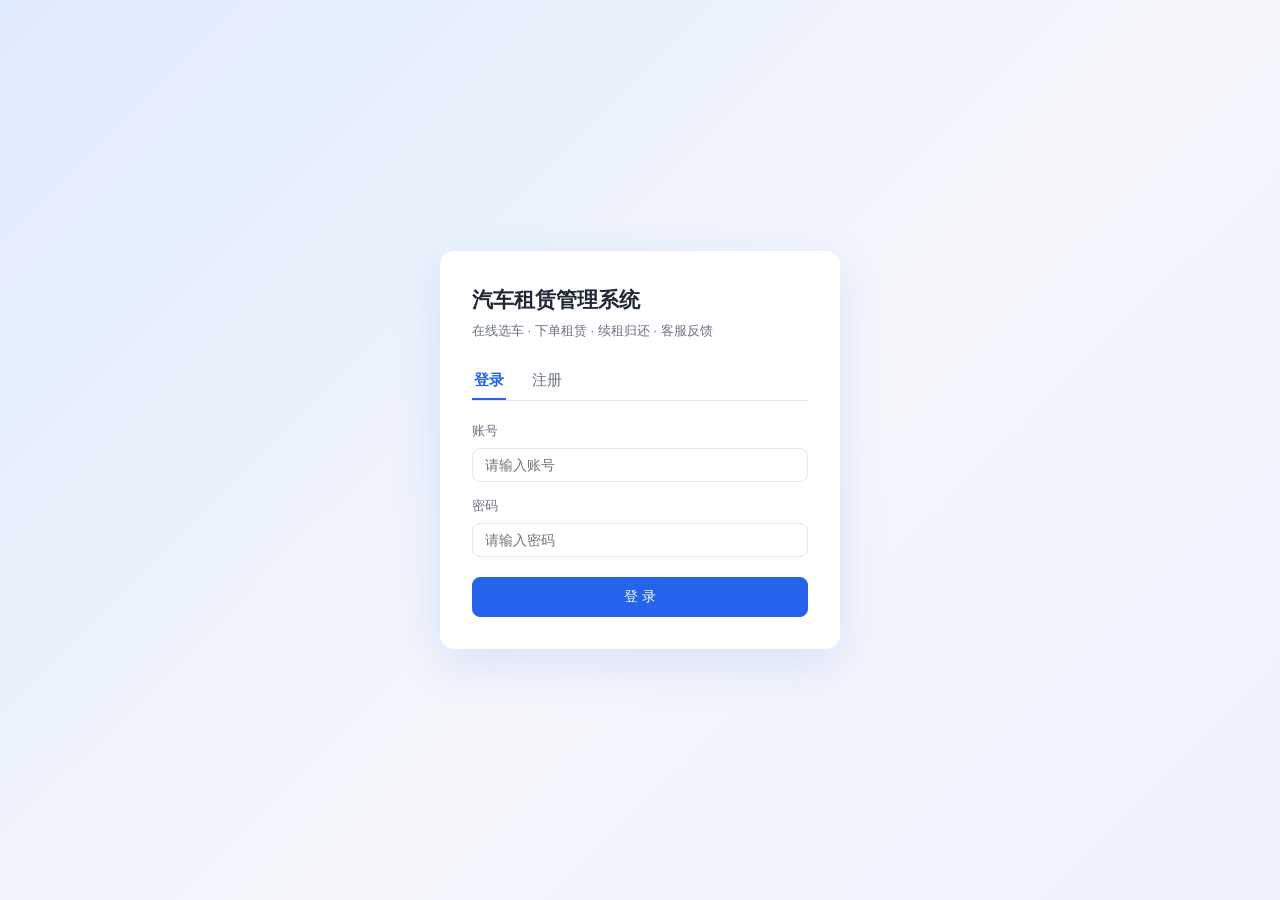
<file: src/main/resources/static/index.html>
<!DOCTYPE html>
<html lang="zh-CN">
<head>
  <meta charset="UTF-8">
  <meta name="viewport" content="width=device-width, initial-scale=1.0">
  <title>首页 - 汽车租赁管理系统</title>
  <link rel="stylesheet" href="css/style.css">
</head>
<body>
  <div class="nav" id="nav"></div>

  <div class="container">
    <div id="notices"></div>

    <div class="card">
      <div class="row">
        <select id="filter-type" onchange="loadVehicles()" style="width:150px">
          <option value="">全部车型</option>
        </select>
        <input id="filter-keyword" placeholder="搜索车辆名称 / 编号 / 品牌" style="width:260px"
               onkeydown="if(event.key==='Enter')loadVehicles()">
        <label class="row muted" style="gap:6px">
          <input type="checkbox" id="filter-available" onchange="loadVehicles()" checked> 只看可租
        </label>
        <button class="btn" onclick="loadVehicles()">搜索</button>
        <button class="btn gray" onclick="resetFilter()">重置</button>
      </div>
    </div>

    <h2 class="page-title">可租赁车辆</h2>
    <div id="vehicle-list" class="vehicle-grid"></div>
  </div>

  <!-- 车辆详情 / 下单 -->
  <div class="mask" id="modal-detail" onclick="if(event.target===this)closeModal('modal-detail')">
    <div class="modal">
      <h3 id="detail-title">车辆详情</h3>
      <div id="detail-body"></div>
    </div>
  </div>

  <script src="js/api.js"></script>
  <script>
    let currentVehicle = null;

    if (!Auth.requireLogin()) { /* 未登录跳转 */ }
    renderNav('index.html');
    loadTypes();
    loadNotices();
    loadVehicles();

    async function loadTypes() {
      try {
        const types = await api.get('/api/vehicle-types');
        document.getElementById('filter-type').innerHTML =
          '<option value="">全部车型</option>' +
          types.map(t => `<option value="${t.id}">${escapeHtml(t.typeName)}</option>`).join('');
      } catch (e) { /* 公开接口异常时忽略 */ }
    }

    async function loadNotices() {
      try {
        const list = await api.get('/api/announcements');
        if (!list.length) return;
        document.getElementById('notices').innerHTML = list.slice(0, 3).map(n => `
          <div class="notice">
            <h4>${escapeHtml(n.title)}</h4>
            <p>${escapeHtml(n.content || '')}</p>
            <div class="time">${fmt(n.createTime)}</div>
          </div>`).join('');
      } catch (e) { /* 忽略 */ }
    }

    async function loadVehicles() {
      const typeId = document.getElementById('filter-type').value;
      const keyword = document.getElementById('filter-keyword').value.trim();
      const onlyAvailable = document.getElementById('filter-available').checked;
      const params = new URLSearchParams();
      if (typeId) params.set('typeId', typeId);
      if (keyword) params.set('keyword', keyword);
      params.set('onlyAvailable', onlyAvailable);

      const box = document.getElementById('vehicle-list');
      try {
        const list = await api.get('/api/vehicles?' + params.toString());
        if (!list.length) {
          box.innerHTML = '<div class="empty" style="grid-column:1/-1">没有找到符合条件的车辆</div>';
          return;
        }
        box.innerHTML = list.map(v => `
          <div class="vehicle-card" onclick="showDetail(${v.id})">
            <div class="vehicle-thumb">
              ${v.image ? `<img src="${escapeHtml(v.image)}" alt="${escapeHtml(v.vehicleName)}">`
                        : escapeHtml(v.brand || '车辆')}
            </div>
            <div class="vehicle-body">
              <h4>${escapeHtml(v.vehicleName)}</h4>
              <div class="vehicle-meta">
                ${escapeHtml(v.typeName || '-')} · ${v.seats || '-'}座 · ${escapeHtml(v.plateNo || '-')}
              </div>
              <div class="row" style="justify-content:space-between">
                <div class="vehicle-price">${money(v.dailyPrice)}<small> / 天</small></div>
                <span class="tag ${v.stock > 0 ? 'green' : 'red'}">${v.stock > 0 ? '库存 ' + v.stock : '已租罄'}</span>
              </div>
            </div>
          </div>`).join('');
      } catch (e) {
        box.innerHTML = '<div class="empty" style="grid-column:1/-1">当前无法加载车辆数据，请稍后再试</div>';
      }
    }

    function resetFilter() {
      document.getElementById('filter-type').value = '';
      document.getElementById('filter-keyword').value = '';
      document.getElementById('filter-available').checked = true;
      loadVehicles();
    }

    async function showDetail(id) {
      try {
        const v = await api.get('/api/vehicles/' + id);
        currentVehicle = v;
        document.getElementById('detail-title').textContent = v.vehicleName;
        document.getElementById('detail-body').innerHTML = `
          <div class="detail-row"><span>车辆编号</span><span>${escapeHtml(v.vehicleNo)}</span></div>
          <div class="detail-row"><span>品牌 / 车型</span><span>${escapeHtml(v.brand || '-')} / ${escapeHtml(v.typeName || '-')}</span></div>
          <div class="detail-row"><span>车牌号</span><span>${escapeHtml(v.plateNo || '-')}</span></div>
          <div class="detail-row"><span>座位数</span><span>${v.seats || '-'} 座</span></div>
          <div class="detail-row"><span>日租价</span><span style="color:#dc2626;font-weight:700">${money(v.dailyPrice)} / 天</span></div>
          <div class="detail-row"><span>当前库存</span><span>${v.stock}</span></div>
          <div class="detail-row"><span>租车地址</span><span>${escapeHtml(v.address || '-')}</span></div>
          <div class="detail-row"><span>联系电话</span><span>${escapeHtml(v.phone || '-')}</span></div>
          <div class="detail-row"><span>车辆介绍</span><span style="max-width:60%;text-align:right">${escapeHtml(v.description || '-')}</span></div>
          <div class="form-grid" style="margin-top:18px">
            <label class="field">租车天数
              <input id="rent-days" type="number" min="1" value="1" oninput="calcAmount()">
            </label>
            <label class="field">取车时间
              <input id="rent-start" type="datetime-local">
            </label>
            <div class="full muted" style="font-size:13px">
              预计金额：<span id="rent-amount" style="color:#dc2626;font-weight:700">${money(v.dailyPrice)}</span>
            </div>
          </div>
          <div class="actions">
            <button class="btn gray" onclick="closeModal('modal-detail')">取消</button>
            <button class="btn" onclick="createOrder()" ${v.stock > 0 ? '' : 'disabled'}>
              ${v.stock > 0 ? '立即租赁' : '已租罄'}
            </button>
          </div>`;
        document.getElementById('rent-start').value = nowLocal();
        openModal('modal-detail');
      } catch (e) {
        fail(e);
      }
    }

    function calcAmount() {
      if (!currentVehicle) return;
      const days = parseInt(document.getElementById('rent-days').value || '0', 10);
      const amount = days > 0 ? currentVehicle.dailyPrice * days : 0;
      document.getElementById('rent-amount').textContent = money(amount);
    }

    async function createOrder() {
      const days = parseInt(document.getElementById('rent-days').value || '0', 10);
      const startTime = document.getElementById('rent-start').value;
      if (!days || days <= 0) return toast('请输入有效的租车天数', true);
      if (!startTime) return toast('请选择取车时间', true);
      try {
        await api.post('/api/orders', { vehicleId: currentVehicle.id, days, startTime });
        closeModal('modal-detail');
        toast('下单成功，请前往我的订单支付');
        setTimeout(() => location.href = 'orders.html', 700);
      } catch (e) {
        fail(e);
      }
    }
  </script>
</body>
</html>
</file>
<file: src/main/resources/static/css/style.css>
:root {
  --primary: #2563eb;
  --primary-dark: #1d4ed8;
  --bg: #f4f6fb;
  --card: #ffffff;
  --text: #1f2937;
  --muted: #6b7280;
  --border: #e5e7eb;
  --danger: #dc2626;
  --success: #16a34a;
  --warning: #d97706;
}

* { box-sizing: border-box; }

body {
  margin: 0;
  font-family: "Microsoft YaHei", "PingFang SC", "Helvetica Neue", Arial, sans-serif;
  background: var(--bg);
  color: var(--text);
  font-size: 14px;
  line-height: 1.6;
}

a { color: var(--primary); text-decoration: none; }
a:hover { opacity: .85; }

.container { max-width: 1180px; margin: 0 auto; padding: 20px 16px 48px; }

/* ============ 导航 ============ */
.nav { background: #fff; border-bottom: 1px solid var(--border); position: sticky; top: 0; z-index: 50; }
.nav-inner { max-width: 1180px; margin: 0 auto; height: 58px; padding: 0 16px; display: flex; align-items: center; gap: 24px; }
.nav .logo { font-size: 17px; font-weight: 700; color: var(--text); }
.nav .links { display: flex; gap: 4px; flex: 1; }
.nav .links a { color: var(--muted); padding: 6px 12px; border-radius: 6px; }
.nav .links a:hover { background: #f1f5f9; opacity: 1; }
.nav .links a.active { color: var(--primary); background: #eff6ff; font-weight: 600; }
.nav .user { display: flex; align-items: center; gap: 12px; color: var(--muted); }
.nav .user span { color: var(--text); font-weight: 600; }

/* ============ 通用 ============ */
.page-title { font-size: 20px; font-weight: 700; margin: 4px 0 16px; }
.card { background: var(--card); border: 1px solid var(--border); border-radius: 10px; padding: 18px 20px; margin-bottom: 16px; }
.card h3 { margin: 0 0 14px; font-size: 15px; }
.row { display: flex; gap: 12px; flex-wrap: wrap; align-items: center; }
.muted { color: var(--muted); }
.empty { padding: 28px; text-align: center; color: var(--muted); }

input, select, textarea {
  font-family: inherit; font-size: 14px; color: var(--text);
  border: 1px solid var(--border); border-radius: 8px; padding: 8px 12px;
  background: #fff; outline: none; transition: border-color .15s;
}
input:focus, select:focus, textarea:focus { border-color: var(--primary); }
textarea { width: 100%; min-height: 96px; resize: vertical; }
label.field { display: flex; flex-direction: column; gap: 6px; font-size: 13px; color: var(--muted); }
label.field input, label.field select { width: 100%; }

.btn {
  display: inline-flex; align-items: center; justify-content: center;
  border: 1px solid var(--primary); background: var(--primary); color: #fff;
  padding: 8px 16px; border-radius: 8px; cursor: pointer; font-size: 14px;
  font-family: inherit; transition: background .15s;
}
.btn:hover { background: var(--primary-dark); }
.btn.ghost { background: #fff; color: var(--primary); }
.btn.ghost:hover { background: #eff6ff; }
.btn.gray { background: #fff; color: var(--text); border-color: var(--border); }
.btn.gray:hover { background: #f9fafb; }
.btn.danger { background: #fff; color: var(--danger); border-color: #fecaca; }
.btn.danger:hover { background: #fef2f2; }
.btn.sm { padding: 5px 10px; font-size: 13px; }
.btn:disabled { opacity: .5; cursor: not-allowed; }
.btn-link { background: none; border: none; color: var(--primary); cursor: pointer; padding: 0; font-size: 13px; font-family: inherit; }
.btn-link.danger { color: var(--danger); }

table { width: 100%; border-collapse: collapse; }
th, td { padding: 10px 12px; border-bottom: 1px solid var(--border); text-align: left; font-size: 13.5px; }
th { color: var(--muted); font-weight: 600; background: #fafbfd; white-space: nowrap; }
tbody tr:hover { background: #fafbff; }

.tag { display: inline-block; padding: 2px 9px; border-radius: 20px; font-size: 12px; background: #f1f5f9; color: var(--muted); white-space: nowrap; }
.tag.blue { background: #eff6ff; color: #1d4ed8; }
.tag.green { background: #ecfdf5; color: #047857; }
.tag.orange { background: #fff7ed; color: #c2410c; }
.tag.red { background: #fef2f2; color: #b91c1c; }

/* ============ 登录页 ============ */
.auth-page { min-height: 100vh; display: flex; align-items: center; justify-content: center; background: linear-gradient(135deg, #e0ecff 0%, #f4f6fb 55%, #eef2ff 100%); }
.auth-box { width: 400px; background: #fff; border-radius: 14px; padding: 32px; box-shadow: 0 16px 48px rgba(37, 99, 235, .12); }
.auth-box h1 { font-size: 21px; margin: 0 0 4px; }
.auth-box .sub { color: var(--muted); margin: 0 0 22px; font-size: 13px; }
.auth-box label.field { margin-bottom: 14px; }
.auth-box .btn { width: 100%; padding: 10px; margin-top: 6px; }
.auth-tabs { display: flex; gap: 24px; border-bottom: 1px solid var(--border); margin-bottom: 20px; }
.auth-tabs button { background: none; border: none; padding: 8px 2px; font-size: 15px; color: var(--muted); cursor: pointer; border-bottom: 2px solid transparent; font-family: inherit; }
.auth-tabs button.active { color: var(--primary); border-bottom-color: var(--primary); font-weight: 600; }
.auth-tip { margin-top: 16px; font-size: 12px; color: var(--muted); background: #f8fafc; border-radius: 8px; padding: 10px 12px; }

/* ============ 车辆卡片 ============ */
.vehicle-grid { display: grid; grid-template-columns: repeat(auto-fill, minmax(268px, 1fr)); gap: 16px; }
.vehicle-card { background: #fff; border: 1px solid var(--border); border-radius: 12px; overflow: hidden; transition: box-shadow .2s, transform .2s; cursor: pointer; }
.vehicle-card:hover { box-shadow: 0 10px 28px rgba(15, 23, 42, .09); transform: translateY(-2px); }
.vehicle-thumb { height: 150px; background: linear-gradient(135deg, #dbeafe, #eef2ff); display: flex; align-items: center; justify-content: center; color: #64748b; font-size: 15px; font-weight: 600; overflow: hidden; }
.vehicle-thumb img { width: 100%; height: 100%; object-fit: cover; }
.vehicle-body { padding: 14px 16px 16px; }
.vehicle-body h4 { margin: 0 0 4px; font-size: 15.5px; }
.vehicle-meta { color: var(--muted); font-size: 12.5px; margin-bottom: 10px; }
.vehicle-price { color: var(--danger); font-weight: 700; font-size: 17px; }
.vehicle-price small { font-weight: 400; font-size: 12px; color: var(--muted); }

/* ============ 公告 ============ */
.notice { background: #fff; border: 1px solid #dbeafe; border-left: 3px solid var(--primary); border-radius: 8px; padding: 12px 16px; margin-bottom: 16px; }
.notice h4 { margin: 0 0 6px; font-size: 13.5px; color: var(--primary); }
.notice p { margin: 0 0 6px; color: #374151; font-size: 13px; }
.notice .time { font-size: 12px; color: var(--muted); }

/* ============ 弹窗 ============ */
.mask { position: fixed; inset: 0; background: rgba(15, 23, 42, .45); display: none; align-items: center; justify-content: center; z-index: 100; padding: 20px; }
.mask.show { display: flex; }
.modal { background: #fff; border-radius: 12px; width: 520px; max-width: 100%; max-height: 90vh; overflow: auto; padding: 22px 24px; }
.modal.wide { width: 720px; }
.modal h3 { margin: 0 0 16px; font-size: 16px; }
.modal .actions { display: flex; justify-content: flex-end; gap: 10px; margin-top: 20px; }
.form-grid { display: grid; grid-template-columns: 1fr 1fr; gap: 14px; }
.form-grid .full { grid-column: 1 / -1; }

/* ============ Toast ============ */
#toast { position: fixed; top: 74px; left: 50%; transform: translateX(-50%); background: #111827; color: #fff; padding: 10px 20px; border-radius: 8px; font-size: 13.5px; z-index: 999; opacity: 0; pointer-events: none; transition: opacity .2s, top .2s; }
#toast.show { opacity: 1; top: 84px; }
#toast.err { background: #b91c1c; }

/* ============ 后台 tabs ============ */
.tabs { display: flex; gap: 6px; flex-wrap: wrap; margin-bottom: 18px; }
.tabs button { border: 1px solid var(--border); background: #fff; color: var(--muted); padding: 7px 14px; border-radius: 8px; cursor: pointer; font-size: 13.5px; font-family: inherit; }
.tabs button.active { background: var(--primary); border-color: var(--primary); color: #fff; }

.detail-row { display: flex; justify-content: space-between; padding: 8px 0; border-bottom: 1px dashed var(--border); font-size: 13.5px; }
.detail-row:last-child { border-bottom: none; }
.detail-row span:first-child { color: var(--muted); }

@media (max-width: 720px) {
  .nav-inner { gap: 10px; }
  .nav .links { overflow-x: auto; }
  .form-grid { grid-template-columns: 1fr; }
  .container { padding: 14px 10px 32px; }
}
</file>
